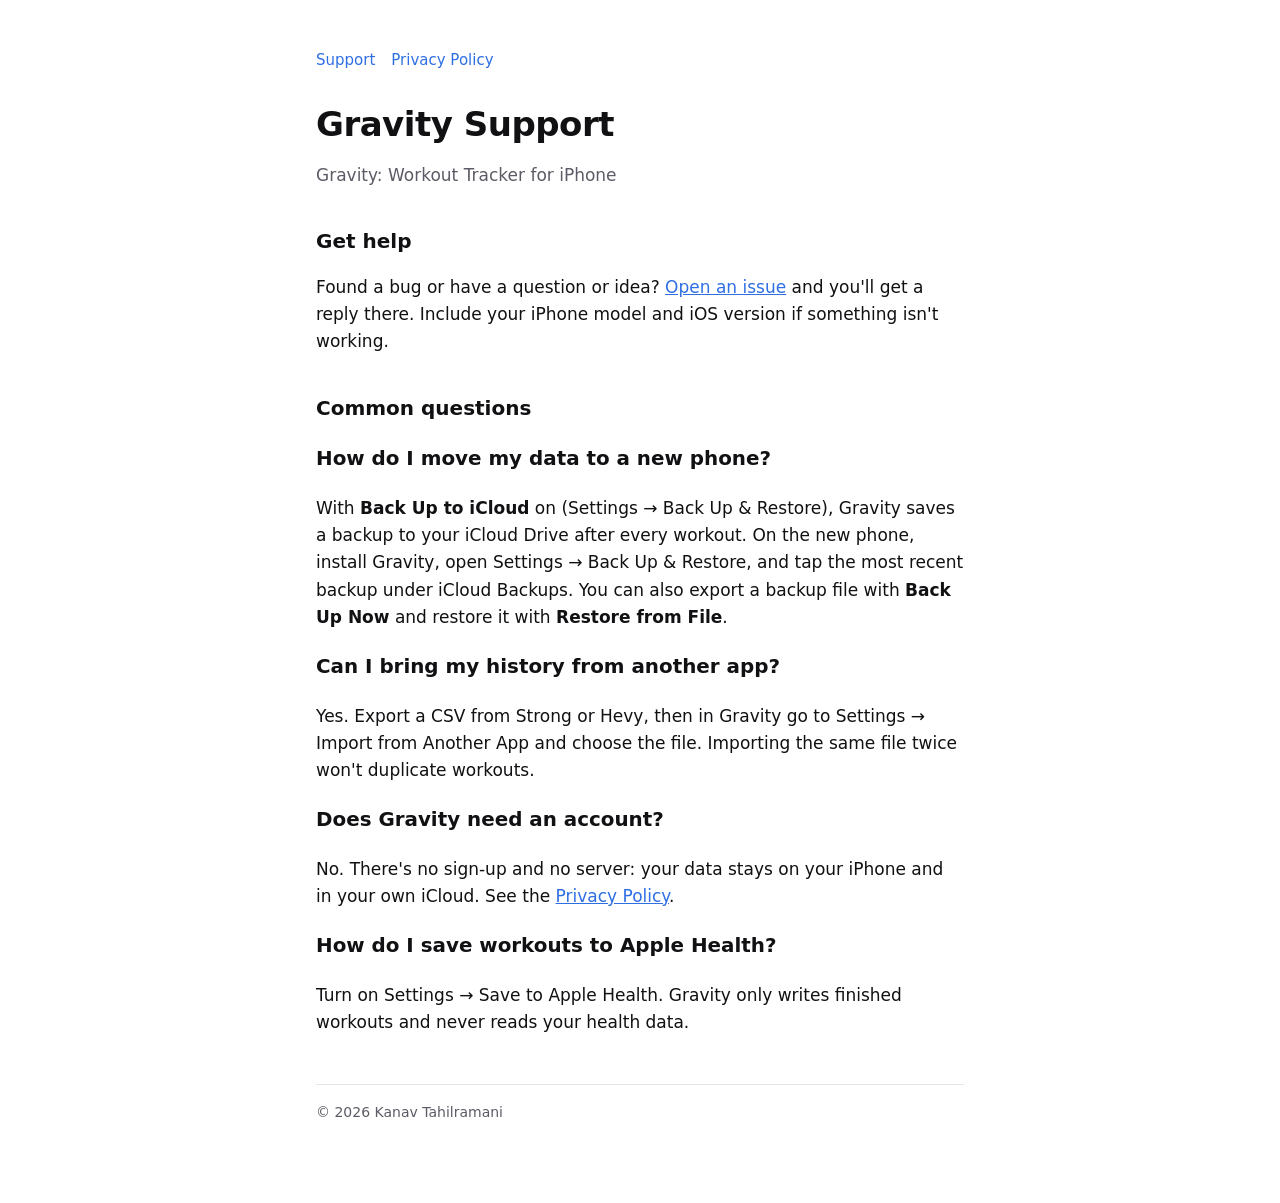
<file: index.html>
<!doctype html>
<html lang="en">
<head>
<meta charset="utf-8">
<meta name="viewport" content="width=device-width, initial-scale=1">
<title>Gravity Support</title>
<meta name="description" content="Support for Gravity: Workout Tracker for iPhone.">
<link rel="stylesheet" href="style.css">
</head>
<body>
<main>
<nav><a href="./">Support</a><a href="privacy/">Privacy Policy</a></nav>
<h1>Gravity Support</h1>
<p class="muted">Gravity: Workout Tracker for iPhone</p>

<h2>Get help</h2>
<p>Found a bug or have a question or idea? <a href="https://github.com/kanavtahilramani/gravity-app/issues/new">Open an issue</a> and you'll get a reply there. Include your iPhone model and iOS version if something isn't working.</p>

<h2>Common questions</h2>
<h3>How do I move my data to a new phone?</h3>
<p>With <strong>Back Up to iCloud</strong> on (Settings → Back Up &amp; Restore), Gravity saves a backup to your iCloud Drive after every workout. On the new phone, install Gravity, open Settings → Back Up &amp; Restore, and tap the most recent backup under iCloud Backups. You can also export a backup file with <strong>Back Up Now</strong> and restore it with <strong>Restore from File</strong>.</p>
<h3>Can I bring my history from another app?</h3>
<p>Yes. Export a CSV from Strong or Hevy, then in Gravity go to Settings → Import from Another App and choose the file. Importing the same file twice won't duplicate workouts.</p>
<h3>Does Gravity need an account?</h3>
<p>No. There's no sign-up and no server: your data stays on your iPhone and in your own iCloud. See the <a href="privacy/">Privacy Policy</a>.</p>
<h3>How do I save workouts to Apple Health?</h3>
<p>Turn on Settings → Save to Apple Health. Gravity only writes finished workouts and never reads your health data.</p>

<footer>© 2026 Kanav Tahilramani</footer>
</main>
</body>
</html>
</file>
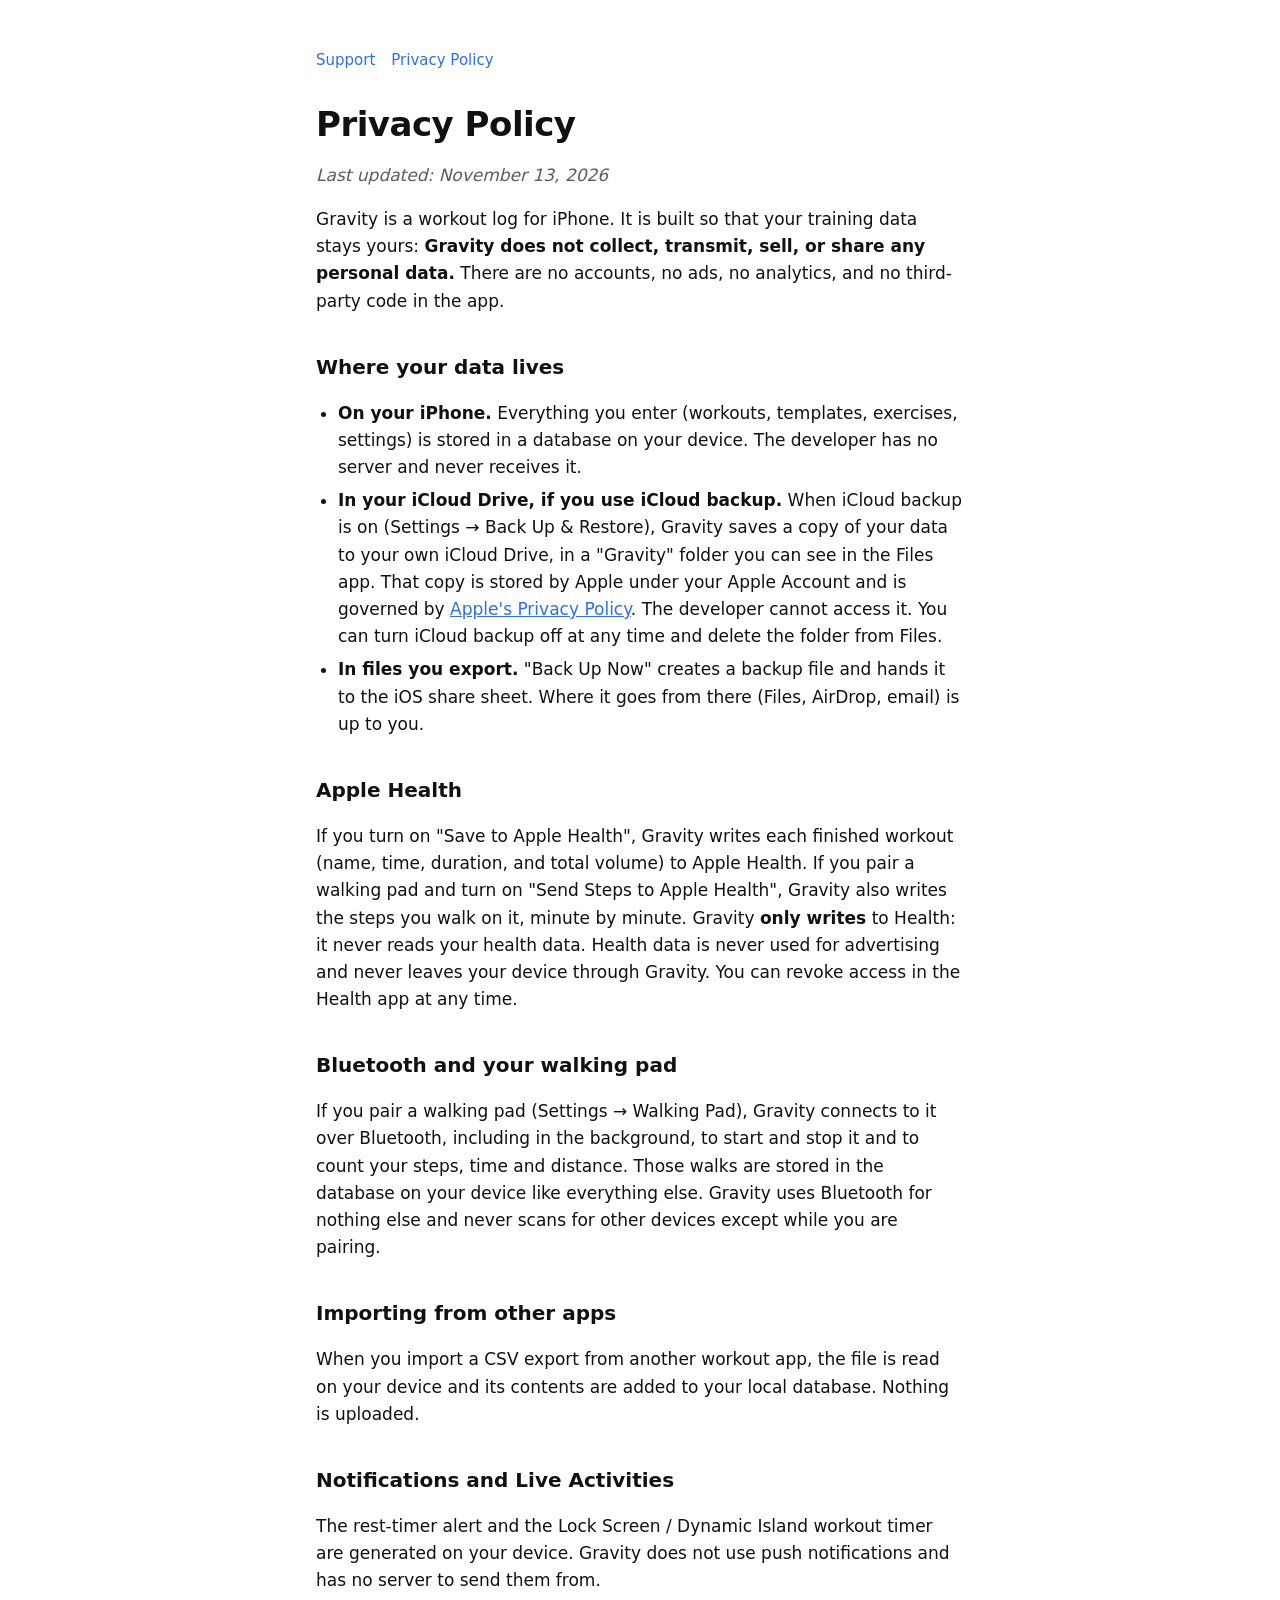
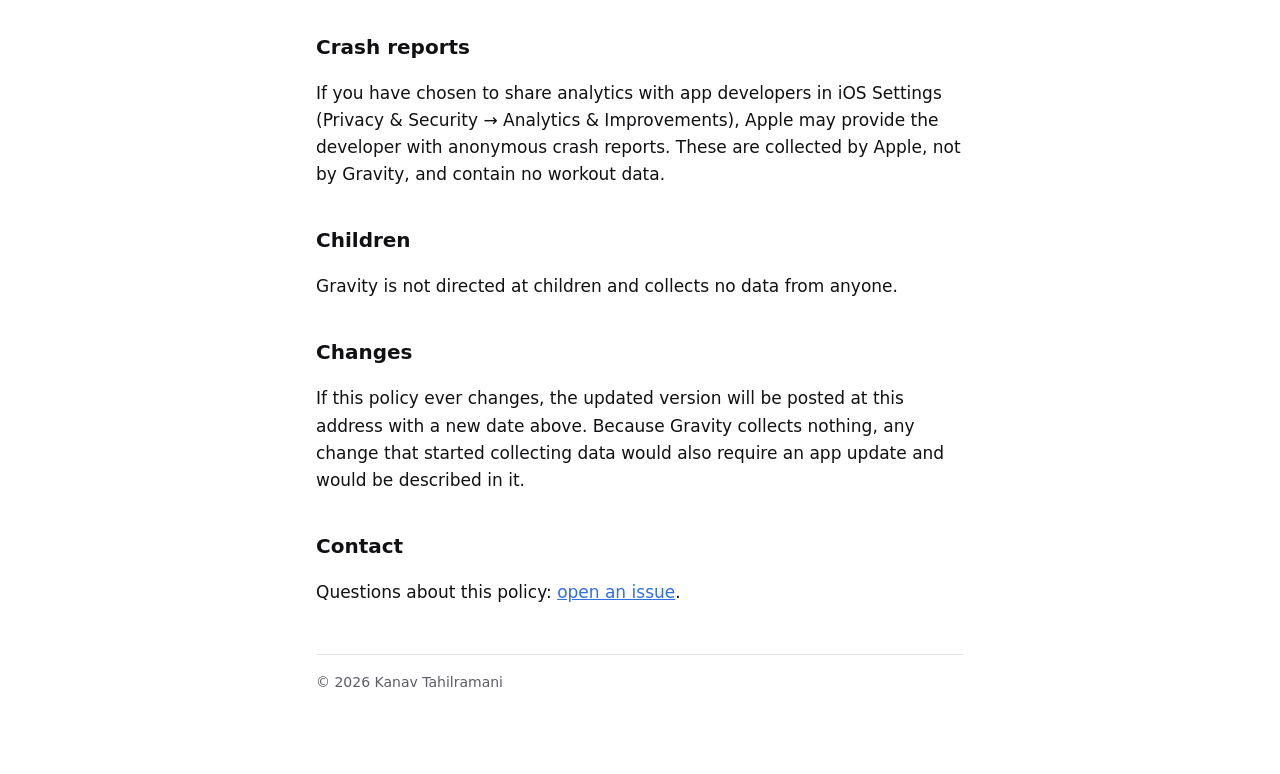
<file: privacy/index.html>
<!doctype html>
<html lang="en">
<head>
<meta charset="utf-8">
<meta name="viewport" content="width=device-width, initial-scale=1">
<title>Gravity Privacy Policy</title>
<meta name="description" content="Gravity collects no personal data.">
<link rel="stylesheet" href="../style.css">
</head>
<body>
<main>
<nav><a href="../">Support</a><a href="./">Privacy Policy</a></nav>
<h1>Privacy Policy</h1>
<p class="muted"><em>Last updated: November 13, 2026</em></p>
<p>Gravity is a workout log for iPhone. It is built so that your training data stays yours: <strong>Gravity does not collect, transmit, sell, or share any personal data.</strong> There are no accounts, no ads, no analytics, and no third-party code in the app.</p>
<h2>Where your data lives</h2>
<ul><li><strong>On your iPhone.</strong> Everything you enter (workouts, templates, exercises, settings) is stored in a database on your device. The developer has no server and never receives it.</li><li><strong>In your iCloud Drive, if you use iCloud backup.</strong> When iCloud backup is on (Settings → Back Up &amp; Restore), Gravity saves a copy of your data to your own iCloud Drive, in a "Gravity" folder you can see in the Files app. That copy is stored by Apple under your Apple Account and is governed by <a href="https://www.apple.com/legal/privacy/">Apple's Privacy Policy</a>. The developer cannot access it. You can turn iCloud backup off at any time and delete the folder from Files.</li><li><strong>In files you export.</strong> "Back Up Now" creates a backup file and hands it to the iOS share sheet. Where it goes from there (Files, AirDrop, email) is up to you.</li></ul>
<h2>Apple Health</h2>
<p>If you turn on "Save to Apple Health", Gravity writes each finished workout (name, time, duration, and total volume) to Apple Health. If you pair a walking pad and turn on "Send Steps to Apple Health", Gravity also writes the steps you walk on it, minute by minute. Gravity <strong>only writes</strong> to Health: it never reads your health data. Health data is never used for advertising and never leaves your device through Gravity. You can revoke access in the Health app at any time.</p>
<h2>Bluetooth and your walking pad</h2>
<p>If you pair a walking pad (Settings → Walking Pad), Gravity connects to it over Bluetooth, including in the background, to start and stop it and to count your steps, time and distance. Those walks are stored in the database on your device like everything else. Gravity uses Bluetooth for nothing else and never scans for other devices except while you are pairing.</p>
<h2>Importing from other apps</h2>
<p>When you import a CSV export from another workout app, the file is read on your device and its contents are added to your local database. Nothing is uploaded.</p>
<h2>Notifications and Live Activities</h2>
<p>The rest-timer alert and the Lock Screen / Dynamic Island workout timer are generated on your device. Gravity does not use push notifications and has no server to send them from.</p>
<h2>Crash reports</h2>
<p>If you have chosen to share analytics with app developers in iOS Settings (Privacy &amp; Security → Analytics &amp; Improvements), Apple may provide the developer with anonymous crash reports. These are collected by Apple, not by Gravity, and contain no workout data.</p>
<h2>Children</h2>
<p>Gravity is not directed at children and collects no data from anyone.</p>
<h2>Changes</h2>
<p>If this policy ever changes, the updated version will be posted at this address with a new date above. Because Gravity collects nothing, any change that started collecting data would also require an app update and would be described in it.</p>
<h2>Contact</h2>
<p>Questions about this policy: <a href="https://github.com/kanavtahilramani/gravity-app/issues/new">open an issue</a>.</p>
<footer>© 2026 Kanav Tahilramani</footer>
</main>
</body>
</html>
</file>
<file: style.css>
:root { --bg: #ffffff; --text: #111114; --muted: #5c5c66; --accent: #2f6fe4; --rule: #e4e4ea; }
@media (prefers-color-scheme: dark) {
  :root { --bg: #0d0d10; --text: #f2f2f5; --muted: #a0a0ab; --accent: #6b9bff; --rule: #2a2a31; }
}
* { box-sizing: border-box; }
body { margin: 0; background: var(--bg); color: var(--text);
  font: 17px/1.6 -apple-system, BlinkMacSystemFont, "Segoe UI", system-ui, sans-serif; }
main { max-width: 680px; margin: 0 auto; padding: 48px 16px 80px; }
h1 { font-size: 34px; line-height: 1.2; margin: 0 0 8px; letter-spacing: -0.5px; }
h2 { font-size: 20px; margin: 36px 0 8px; }
p, li { color: var(--text); }
.muted { color: var(--muted); }
a { color: var(--accent); }
ul { padding-left: 22px; }
li { margin: 6px 0; }
nav { margin-bottom: 32px; font-size: 15px; }
nav a { margin-right: 16px; text-decoration: none; }
footer { margin-top: 48px; padding-top: 16px; border-top: 1px solid var(--rule); font-size: 14px; color: var(--muted); }
</file>
